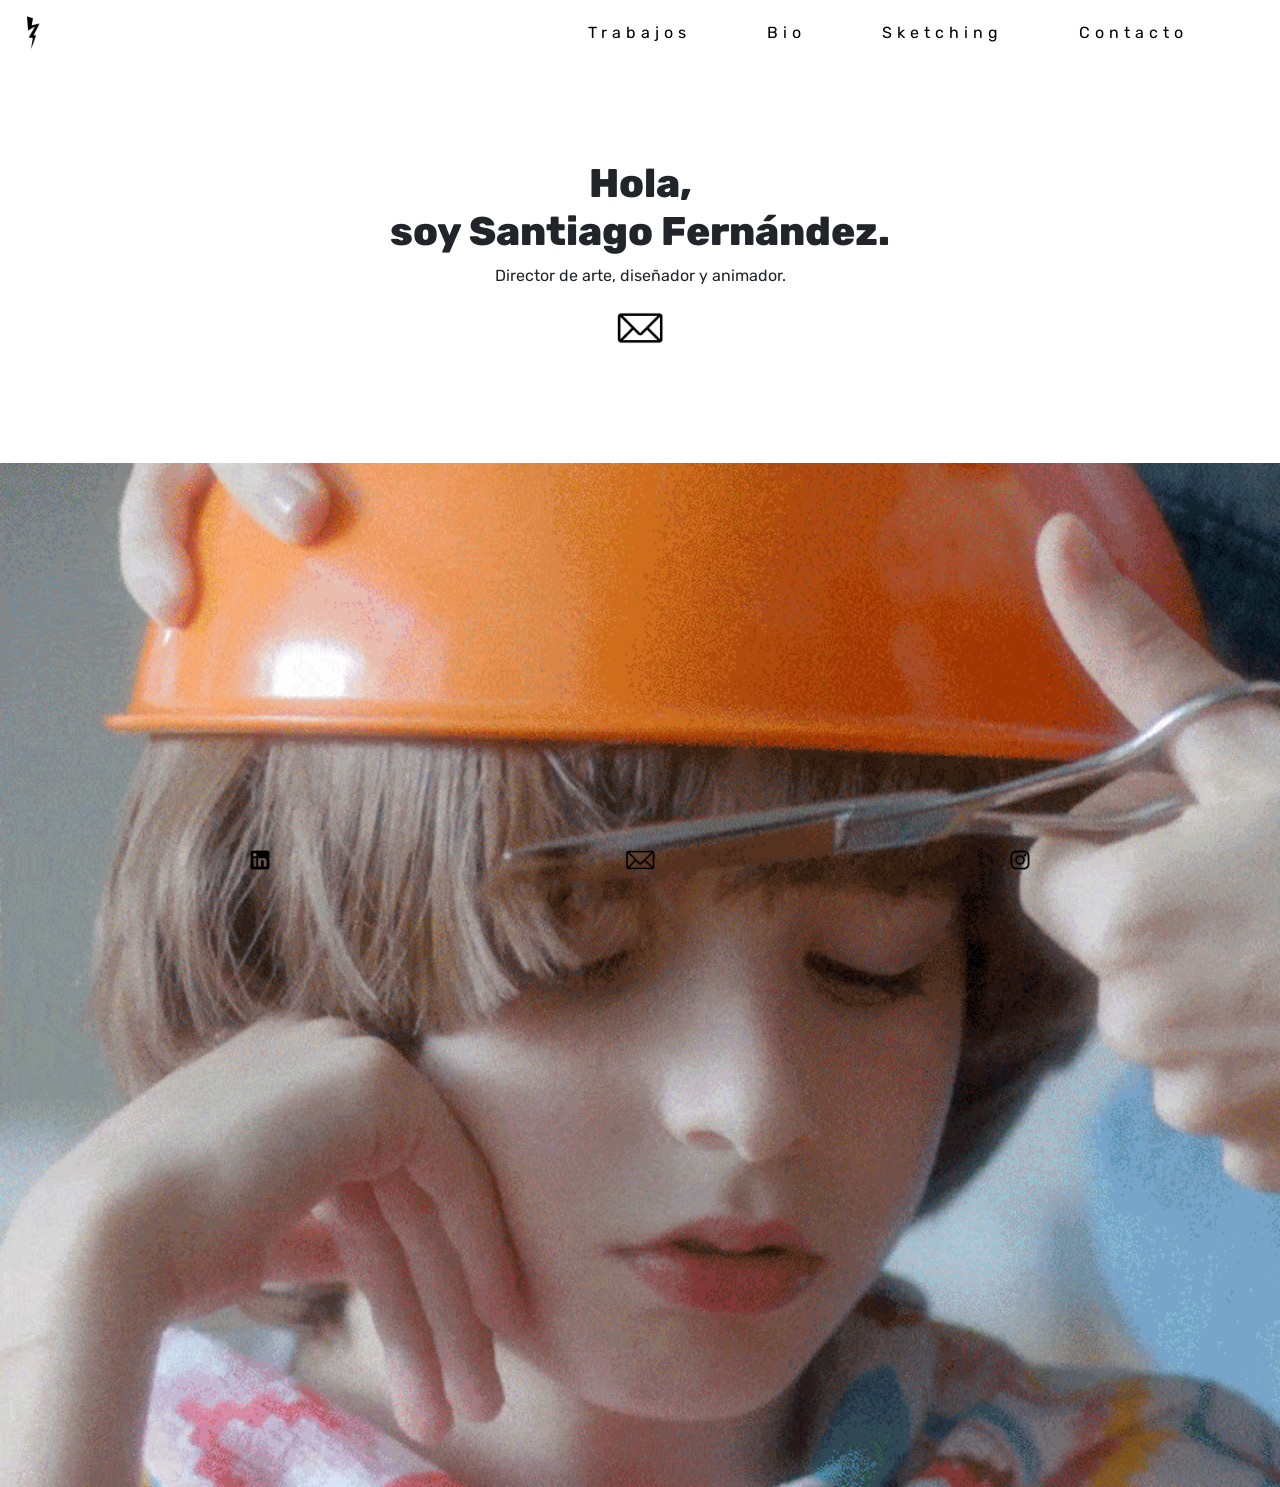
<file: index.html>
<!-- doc y tipo -->
<!DOCTYPE html>
<!-- idioma -->
<html lang="en">

<!-- cabecera -->

<head>
  <meta charset="UTF-8" />
  <meta http-equiv="X-UA-Compatible" content="IE=edge" />
  <meta name="viewport" content="width=device-width, initial-scale=1.0" />
  <meta name="description" content="Santiago Fernández. Director de Arte.">
  <meta name="keywords" content="Dirección de Arte, Diseño Gráfico, Publicidad, Desarrollo Web, Trabajo">
  <title>Santiago Fernández | Home</title>
  <link rel="shortcut icon" href="img/favicon.ico" />
  <!-- estilo externo -->
  <link rel="stylesheet" href="css/style.css" />

  <!-- tipografias -->
  <!-- rubik -->
  <link rel="preconnect" href="https://fonts.googleapis.com">
  <link rel="preconnect" href="https://fonts.gstatic.com" crossorigin>
  <link href="https://fonts.googleapis.com/css2?family=Rubik:wght@300&display=swap" rel="stylesheet">

  <link rel="preconnect" href="https://fonts.googleapis.com">
  <link rel="preconnect" href="https://fonts.gstatic.com" crossorigin>
  <link href="https://fonts.googleapis.com/css2?family=Rubik:wght@800&display=swap" rel="stylesheet" />

  <!-- roboto -->
  <link rel="preconnect" href="https://fonts.googleapis.com" />
  <link rel="preconnect" href="https://fonts.gstatic.com" crossorigin />
  <link href="https://fonts.googleapis.com/css2?family=Roboto:wght@900&display=swap" rel="stylesheet" />

  <link rel="preconnect" href="https://fonts.googleapis.com" />
  <link rel="preconnect" href="https://fonts.gstatic.com" crossorigin />
  <link href="https://fonts.googleapis.com/css2?family=Roboto:wght@300&display=swap" rel="stylesheet" />

  <!-- css bootstrap -->
  <link href="https://cdn.jsdelivr.net/npm/bootstrap@5.3.0-alpha1/dist/css/bootstrap.min.css" rel="stylesheet"
    integrity="sha384-GLhlTQ8iRABdZLl6O3oVMWSktQOp6b7In1Zl3/Jr59b6EGGoI1aFkw7cmDA6j6gD" crossorigin="anonymous" />
</head>



<!-- cuerpo -->

<body>

  <!-- NavBar de bootstrap -->
  <nav class="navbar fixed-top navbar-expand-lg bg-body-tertiary">
    <div class="container-fluid">
      <a class="navbar-brand" href="index.html"><img src="img/logo_home.png" alt="logo rayito"></a>
      <button class="navbar-toggler" type="button" data-bs-toggle="collapse" data-bs-target="#navbarNav"
        aria-controls="navbarNav" aria-expanded="false" aria-label="Toggle navigation">
        <span class="navbar-toggler-icon"></span>
      </button>

      <!-- modificacion -->
      <div class="container">
        <div class="row float-end">
          <div class="row">
            <div class="collapse navbar-collapse" id="navbarNav">
              <ul class="navbar-nav">
                <li class="nav-item">
                  <a class="nav-link text-center" href="pages/trabajos.html">Trabajos</a>
                </li>
                <li class="nav-item">
                  <a class="nav-link text-center" href="pages/bio.html">Bio</a>
                </li>
                <li class="nav-item">
                  <a class="nav-link text-center" href="pages/sketching.html">Sketching</a>
                </li>
                <li class="nav-item">
                  <a class="nav-link text-center" href="pages/contacto.html">Contacto</a>
                </li>
              </ul>
            </div>
          </div>
        </div>
      </div>
    </div>
  </nav>
  <!-- Fin NavBar de bootstrap -->



  <!-- Portada Home -->
  <div class="container portada">
    <div class="row d-flex justify-content-center">
      <div class="col-sm-12 col-lg-6 portada__bloqueTexto">


        <!-- Titulo y parafo presentacion -->
        <h1 class="text-center portada__h1">
          Hola, <br />
          soy Santiago Fernández.
        </h1>
        <p class="text-center portada__p">
          Director de arte, diseñador y animador.
        </p>

        <!-- icono mail presentacion -->
        <a class="d-flex justify-content-center" href="pages/contacto.html"><img class="portada__iconMail"
            src="img/img_home_mail.png" alt="logo mail"></a>

      </div>
    </div>
  </div>


  <!-- gif home -->
  <div class="col-sm-12 col-lg-12 col-xl-12 col-xxl-12">
    <img class="img-fluid gifPortada" src="img/gif_home_ani.gif" alt="gif" />
  </div>

  <!-- Fin Portada Home -->


  <!-- footer con logos de redes -->
  <div class="container text-center fixed-bottom footer">
    <div class="row justify-content-center">
      <div class="col-4">
        <a class="footer__in" href="https://www.linkedin.com/in/santiago-fern%C3%A1ndez-19b98869/"><img
            src="img/logo_in.png" alt="link contacto" /></a>
      </div>
      <div class="col-4">
        <a class="footer__mail" href="pages/contacto.html"><img src="img/img_home_mail.png" alt="link contacto" /></a>
      </div>
      <div class="col-4">
        <a class="footer__ig" href="https://www.instagram.com/rayito.rayito.rayito/"><img src="img/logo_ig.png"
            alt="logo linkedin" /></a>
      </div>
    </div>
    <div>
      <!-- Fin footer con logos de redes -->





      <!-- js bootstrap -->
      <script src="https://cdn.jsdelivr.net/npm/bootstrap@5.3.0-alpha1/dist/js/bootstrap.bundle.min.js"
        integrity="sha384-w76AqPfDkMBDXo30jS1Sgez6pr3x5MlQ1ZAGC+nuZB+EYdgRZgiwxhTBTkF7CXvN"
        crossorigin="anonymous"></script>
</body>

</html>
<!-- fin del sitio -->
</file>
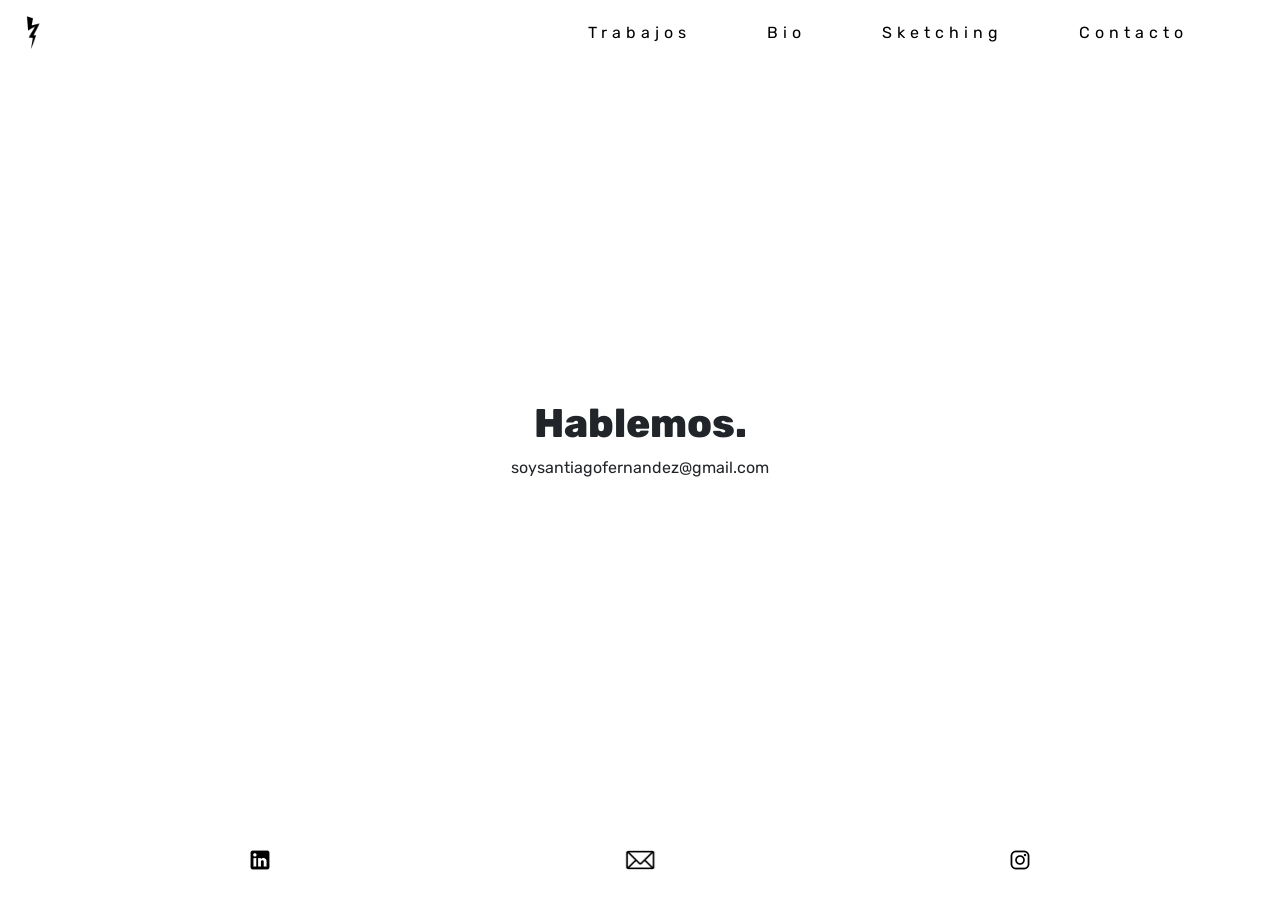
<file: pages/contacto.html>
<!DOCTYPE html>
<html lang="en">

<head>
  <meta charset="UTF-8" />
  <meta http-equiv="X-UA-Compatible" content="IE=edge" />
  <meta name="viewport" content="width=device-width, initial-scale=1.0" />
  <meta name="description" content="Santiago Fernández. Director de Arte. Direcciones de contacto.">
  <meta name="keywords" content="Dirección de Arte, Diseño Gráfico, Publicidad, Desarrollo Web, Trabajo, Contacto">
  <title>Santiago Fernández | Contacto</title>
  <link rel="shortcut icon" href="../img/favicon.ico" />
  <link rel="stylesheet" href="../css/style.css" />

  <!-- tipografias -->

  <!-- rubik -->
  <link rel="preconnect" href="https://fonts.googleapis.com">
  <link rel="preconnect" href="https://fonts.gstatic.com" crossorigin>
  <link href="https://fonts.googleapis.com/css2?family=Rubik:wght@300&display=swap" rel="stylesheet">

  <link rel="preconnect" href="https://fonts.googleapis.com">
  <link rel="preconnect" href="https://fonts.gstatic.com" crossorigin>
  <link href="https://fonts.googleapis.com/css2?family=Rubik:wght@800&display=swap" rel="stylesheet" />

  <!-- roboto -->
  <link rel="preconnect" href="https://fonts.googleapis.com" />
  <link rel="preconnect" href="https://fonts.gstatic.com" crossorigin />
  <link href="https://fonts.googleapis.com/css2?family=Roboto:wght@900&display=swap" rel="stylesheet" />

  <link rel="preconnect" href="https://fonts.googleapis.com" />
  <link rel="preconnect" href="https://fonts.gstatic.com" crossorigin />
  <link href="https://fonts.googleapis.com/css2?family=Roboto:wght@300&display=swap" rel="stylesheet" />

  <!-- css bootstrap -->
  <link href="https://cdn.jsdelivr.net/npm/bootstrap@5.3.0-alpha1/dist/css/bootstrap.min.css" rel="stylesheet"
    integrity="sha384-GLhlTQ8iRABdZLl6O3oVMWSktQOp6b7In1Zl3/Jr59b6EGGoI1aFkw7cmDA6j6gD" crossorigin="anonymous" />
</head>

<body>
  <!-- NavBar de bootstrap modificada -->
  <nav class="navbar fixed-top navbar-expand-lg bg-body-tertiary">
    <div class="container-fluid">
      <a class="navbar-brand" href="../index.html"><img src="../img/logo_home.png" alt="logo rayito"></a>
      <button class="navbar-toggler" type="button" data-bs-toggle="collapse" data-bs-target="#navbarNav"
        aria-controls="navbarNav" aria-expanded="false" aria-label="Toggle navigation">
        <span class="navbar-toggler-icon"></span>
      </button>
      <!-- modificacion -->
      <div class="container">
        <div class="row float-end">
          <div class="row">
            <div class="collapse navbar-collapse" id="navbarNav">
              <ul class="navbar-nav">
                <li class="nav-item">
                  <a class="nav-link text-center" href="trabajos.html">Trabajos</a>
                </li>
                <li class="nav-item">
                  <a class="nav-link text-center" href="bio.html">Bio</a>
                </li>
                <li class="nav-item">
                  <a class="nav-link text-center" href="sketching.html">Sketching</a>
                </li>
                <li class="nav-item">
                  <a class="nav-link active" aria-current="page" href="#">Contacto</a>
                </li>
              </ul>
            </div>
          </div>
        </div>
      </div>
    </div>
  </nav>



  <!-- informacion de contacto -->
  <div class="container contacto">

    <div class="row d-flex justify-content-center">
      <div class="col-sm-12 col-lg-6 contacto__texto">


        <!-- Titulo y parafo presentacion -->
        <h1 class="text-center portada__h1">
          Hablemos.
        </h1>
        <p class="text-center portada__p">
          soysantiagofernandez@gmail.com
        </p>
    
        
      </div>
    </div>
  </div>




    <!-- fin pagina contacto -->
  
  
  
  
  


      <!-- footer con logos de redes -->
      <div class="container text-center fixed-bottom">

        <div class="row justify-content-center">
          <div class="col-4">
            <a class="footer__in" href="https://www.linkedin.com/in/santiago-fern%C3%A1ndez-19b98869/"><img
                src="../img/logo_in.png" alt="link contacto" /></a>
          </div>
          <div class="col-4">
            <a class="footer__mail" href="pages/contacto.html"><img src="../img/img_home_mail.png"
                alt="link contacto" /></a>
          </div>
          <div class="col-4">
            <a class="footer__ig" href="https://www.instagram.com/rayito.rayito.rayito/"><img src="../img/logo_ig.png"
                alt="logo linkedin" /></a>
          </div>
        </div>

      <div>
          <!-- Fin footer con logos de redes -->


  <!-- js bootstrap -->
  <script src="https://cdn.jsdelivr.net/npm/bootstrap@5.3.0-alpha1/dist/js/bootstrap.bundle.min.js"
    integrity="sha384-w76AqPfDkMBDXo30jS1Sgez6pr3x5MlQ1ZAGC+nuZB+EYdgRZgiwxhTBTkF7CXvN"
    crossorigin="anonymous"></script>
</body>

</html>
</file>
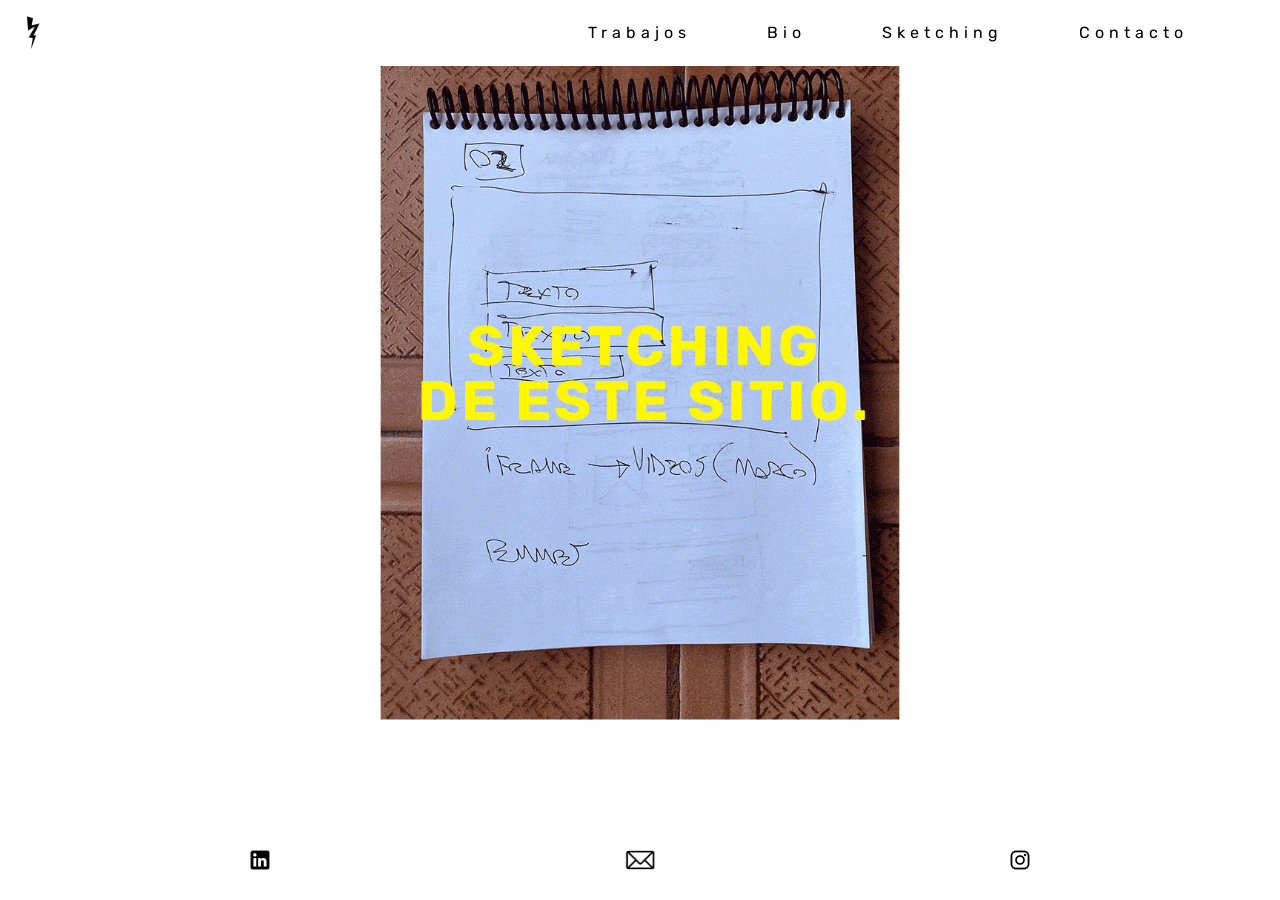
<file: pages/sketching.html>
<!DOCTYPE html>
<html lang="en">

<head>
  <meta charset="UTF-8" />
  <meta http-equiv="X-UA-Compatible" content="IE=edge" />
  <meta name="viewport" content="width=device-width, initial-scale=1.0" />
  <meta name="description"
    content="Santiago Fernández. Director de Arte. Sketching a mano del boceto de este sitio web.">
  <meta name="keywords"
    content="Dirección de Arte, Diseño Gráfico, Publicidad, Desarrollo Web, Trabajo, Sketching, Wireframe">
  <title>Santiago Fernández | Sketching</title>
  <link rel="shortcut icon" href="../img/favicon.ico" />
  <link rel="stylesheet" href="../css/style.css" />

  <!-- tipografias -->

  <!-- rubik -->
  <link rel="preconnect" href="https://fonts.googleapis.com">
  <link rel="preconnect" href="https://fonts.gstatic.com" crossorigin>
  <link href="https://fonts.googleapis.com/css2?family=Rubik:wght@300&display=swap" rel="stylesheet">

  <link rel="preconnect" href="https://fonts.googleapis.com">
  <link rel="preconnect" href="https://fonts.gstatic.com" crossorigin>
  <link href="https://fonts.googleapis.com/css2?family=Rubik:wght@800&display=swap" rel="stylesheet" />

  <!-- roboto -->
  <link rel="preconnect" href="https://fonts.googleapis.com" />
  <link rel="preconnect" href="https://fonts.gstatic.com" crossorigin />
  <link href="https://fonts.googleapis.com/css2?family=Roboto:wght@900&display=swap" rel="stylesheet" />

  <link rel="preconnect" href="https://fonts.googleapis.com" />
  <link rel="preconnect" href="https://fonts.gstatic.com" crossorigin />
  <link href="https://fonts.googleapis.com/css2?family=Roboto:wght@300&display=swap" rel="stylesheet" />
  <!-- css bootstrap -->
  <link href="https://cdn.jsdelivr.net/npm/bootstrap@5.3.0-alpha1/dist/css/bootstrap.min.css" rel="stylesheet"
    integrity="sha384-GLhlTQ8iRABdZLl6O3oVMWSktQOp6b7In1Zl3/Jr59b6EGGoI1aFkw7cmDA6j6gD" crossorigin="anonymous" />
</head>

<body>
  <!-- NavBar de bootstrap modificada -->
  <nav class="navbar fixed-top navbar-expand-lg bg-body-tertiary">
    <div class="container-fluid">
      <a class="navbar-brand" href="../index.html"><img src="../img/logo_home.png" alt="logo rayito"></a>
      <button class="navbar-toggler" type="button" data-bs-toggle="collapse" data-bs-target="#navbarNav"
        aria-controls="navbarNav" aria-expanded="false" aria-label="Toggle navigation">
        <span class="navbar-toggler-icon"></span>
      </button>
      <!-- modificacion -->
      <div class="container">
        <div class="row float-end">
          <div class="row">
            <div class="collapse navbar-collapse" id="navbarNav">
              <ul class="navbar-nav">
                <li class="nav-item">
                  <a class="nav-link text-center" href="trabajos.html">Trabajos</a>
                </li>
                <li class="nav-item">
                  <a class="nav-link text-center" href="bio.html">Bio</a>
                </li>
                <li class="nav-item">
                  <a class="nav-link active" aria-current="page" href="#">Sketching</a>
                </li>
                <li class="nav-item">
                  <a class="nav-link text-center" href="contacto.html">Contacto</a>
                </li>
              </ul>
            </div>
          </div>
        </div>
      </div>
    </div>
  </nav>

  <!-- galeria gif sketching del sitio -->

  <div class="container text-center">
    <div class="row justify-content-center">
      <div class="col-12 col-sm-6 col-lg-6 col-xl-6">
        <img class="img-fluid sketch" src="../img/pag_sketching/img_sketching_gif.gif" alt="sketching">
      </div>
      <div>
  <div>


      <!-- footer con logos de redes -->
      <div class="container text-center fixed-bottom">
        <div class="row justify-content-center">
          <div class="col-4">
            <a class="footer__in" href="https://www.linkedin.com/in/santiago-fern%C3%A1ndez-19b98869/"><img
                src="../img/logo_in.png" alt="link contacto" /></a>
          </div>
          <div class="col-4">
            <a class="footer__mail" href="pages/contacto.html"><img src="../img/img_home_mail.png"
                alt="link contacto" /></a>
          </div>
          <div class="col-4">
            <a class="footer__ig" href="https://www.instagram.com/rayito.rayito.rayito/"><img src="../img/logo_ig.png"
                alt="logo linkedin" /></a>
          </div>
        </div>
        <div>
          <!-- Fin footer con logos de redes -->


          <!-- js bootstrap -->
          <script src="https://cdn.jsdelivr.net/npm/bootstrap@5.3.0-alpha1/dist/js/bootstrap.bundle.min.js"
            integrity="sha384-w76AqPfDkMBDXo30jS1Sgez6pr3x5MlQ1ZAGC+nuZB+EYdgRZgiwxhTBTkF7CXvN"
            crossorigin="anonymous"></script>
</body>

</html>
</file>
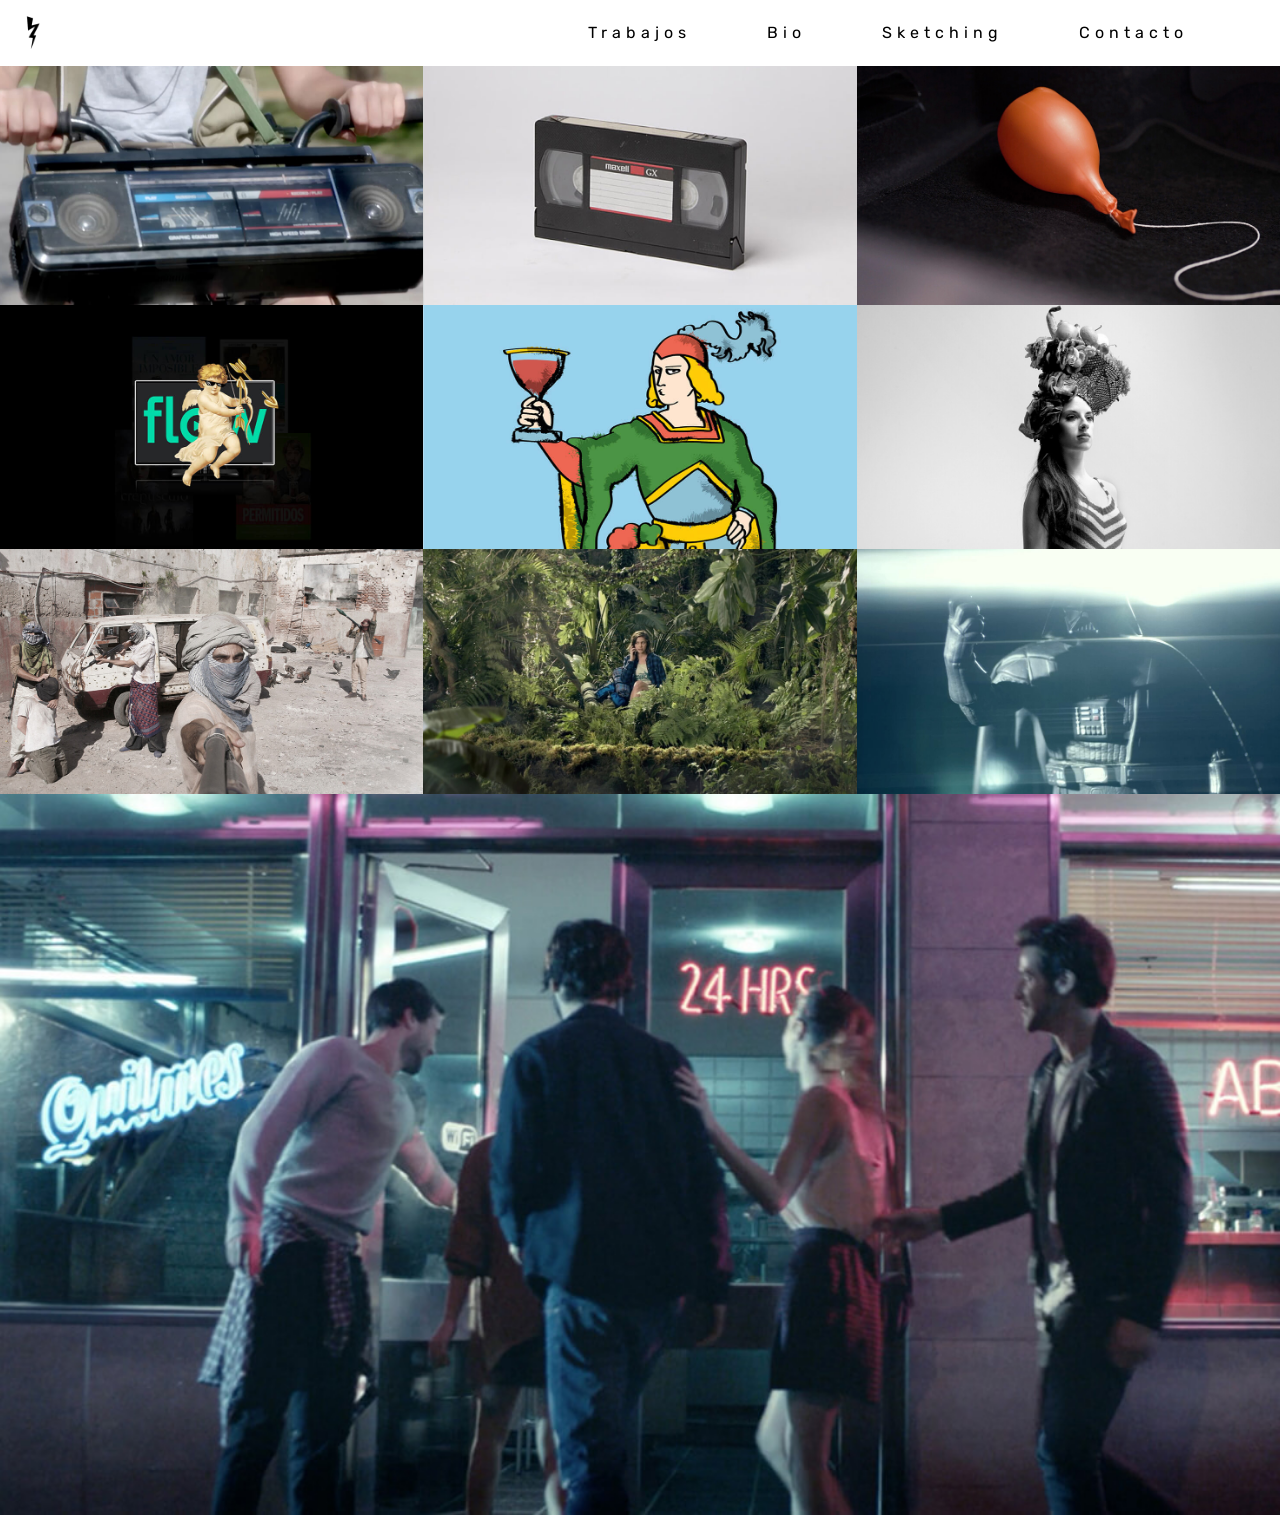
<file: pages/trabajos.html>
<!DOCTYPE html>
<html lang="en">

<head>
  <meta charset="UTF-8" />
  <meta http-equiv="X-UA-Compatible" content="IE=edge" />
  <meta name="viewport" content="width=device-width, initial-scale=1.0" />
  <meta name="description" content="Santiago Fernández. Trabajos como Director de Arte y Diseñador.">
  <meta name="keywords"
    content="Dirección de Arte, Diseño Gráfico, Publicidad, Desarrollo Web, Trabajo, Marcas, Quilmes, Revista G7, Chocolinas, Shell, Converse, Flow, Movistar">
  <title>Santiago Fernández | Trabajos</title>
  <link rel="shortcut icon" href="../img/favicon.ico" />
  <link rel="stylesheet" href="../css/style.css" />

  <!-- tipografias -->

  <!-- rubik -->
  <link rel="preconnect" href="https://fonts.googleapis.com">
  <link rel="preconnect" href="https://fonts.gstatic.com" crossorigin>
  <link href="https://fonts.googleapis.com/css2?family=Rubik:wght@300&display=swap" rel="stylesheet">

  <link rel="preconnect" href="https://fonts.googleapis.com">
  <link rel="preconnect" href="https://fonts.gstatic.com" crossorigin>
  <link href="https://fonts.googleapis.com/css2?family=Rubik:wght@800&display=swap" rel="stylesheet" />

  <!-- roboto -->
  <link rel="preconnect" href="https://fonts.googleapis.com" />
  <link rel="preconnect" href="https://fonts.gstatic.com" crossorigin />
  <link href="https://fonts.googleapis.com/css2?family=Roboto:wght@900&display=swap" rel="stylesheet" />

  <link rel="preconnect" href="https://fonts.googleapis.com" />
  <link rel="preconnect" href="https://fonts.gstatic.com" crossorigin />
  <link href="https://fonts.googleapis.com/css2?family=Roboto:wght@300&display=swap" rel="stylesheet" />

  <!-- css bootstrap -->
  <link href="https://cdn.jsdelivr.net/npm/bootstrap@5.3.0-alpha1/dist/css/bootstrap.min.css" rel="stylesheet"
    integrity="sha384-GLhlTQ8iRABdZLl6O3oVMWSktQOp6b7In1Zl3/Jr59b6EGGoI1aFkw7cmDA6j6gD" crossorigin="anonymous" />
</head>




<!-- NavBar de bootstrap modificada -->
<nav class="navbar fixed-top navbar-expand-lg bg-body-tertiary">
  <div class="container-fluid">
    <a class="navbar-brand" href="../index.html"><img src="../img/logo_home.png" alt="logo rayito"></a>
    <button class="navbar-toggler" type="button" data-bs-toggle="collapse" data-bs-target="#navbarNav"
      aria-controls="navbarNav" aria-expanded="false" aria-label="Toggle navigation">
      <span class="navbar-toggler-icon"></span>
    </button>



    <!-- modificacion -->
    <div class="container">
      <div class="row float-end">
        <div class="row">
          <div class="collapse navbar-collapse" id="navbarNav">
            <ul class="navbar-nav">
              <li class="nav-item">
                <a class="nav-link active" aria-current="page" href="#">Trabajos</a>
              </li>
              <li class="nav-item">
                <a class="nav-link text-center" href="bio.html">Bio</a>
              </li>
              <li class="nav-item">
                <a class="nav-link text-center" href="sketching.html">Sketching</a>
              </li>
              <li class="nav-item">
                <a class="nav-link text-center" href="contacto.html">Contacto</a>
              </li>
            </ul>
          </div>
        </div>
      </div>
    </div>
  </div>
</nav>




<!-- galeria de trabajo -->
<div class="container__trabajos">

  <div class="row primerFila">

    <div class="col-lg-4 col-xl-4">
      <a href="https://youtu.be/hsNvii3c9PU"><img class="img-fluid"
          src="../img/pag_trabajos/pagina_trabajos_chocolinas.jpg" alt="Chocolinas">
      </a>
    </div>

    <div class="col-lg-4 col-xl-4">
      <a href="../img/pag_trabajos/trabajos/int_g7.jpg"><img class="img-fluid"
          src="../img/pag_trabajos/pagina_trabajos_g7.jpg" alt="Revistag7">
      </a>
    </div>


    <div class="col-lg-4 col-xl-4">
      <a href="https://youtu.be/L0XcnnAsndc"> <img class="img-fluid" src="../img/pag_trabajos/pagina_trabajos_shell.jpg"
          alt="Shell">
    </div>
    </a>
  </div>

  <div class="row">

    <div class="col-lg-4 col-xl-4">
      <a href="../img/pag_trabajos/trabajos/int_flow.jpg"><img class="img-fluid"
          src="../img/pag_trabajos/pagina_trabajos_flow.jpg" alt="Flow">
      </a>
    </div>

    <div class="col-lg-4 col-xl-4">
      <a href="../img/pag_trabajos/trabajos/int_piccadely.jpg"><img class="img-fluid"
          src="../img/pag_trabajos/pagina_trabajos_piccadely.jpg" alt="Piccadely">
      </a>
    </div>

    <div class="col-lg-4 col-xl-4">
      <a href="../img/pag_trabajos/trabajos/int_converse.jpg"><img class="img-fluid"
          src="../img/pag_trabajos/pagina_trabajos_converse.jpg" alt="Converse">
      </a>
    </div>

  </div>

  <div class="row">

    <div class="col-lg-4 col-xl-4">
      <a href="../img/pag_trabajos/trabajos/int_amnesty.jpg"><img class="img-fluid"
          src="../img/pag_trabajos/pagina_trabajos_amnesty.jpg" alt="Amnesty">
      </a>
    </div>

    <div class="col-lg-4 col-xl-4">
      <a
        href="https://www.youtube.com/watch?v=lwCoQO1dKCo&list=PL_5SpWPuXdS_3BWIKz2xBK_AgUTH7iUlY&ab_channel=SantiagoFern%C3%A1ndezo">
        <img class="img-fluid" src="../img/pag_trabajos/pagina_trabajos_movistar.jpg" alt="Movistar">
      </a>
    </div>

    <div class="col-lg-4 col-xl-4">
      <a href="https://youtu.be/W1mMwOF68z0"><img class="img-fluid"
          src="../img/pag_trabajos/pagina_trabajos_publicidar.jpg" alt="Publicidar">
      </a>
    </div>
  </div>

  <div class="row">
    <div class="col-lg-12 col-xl-12">
      <a href="https://youtu.be/PE0e1zjYOH0"><img class="img-fluid quilmes"
          src="../img/pag_trabajos/pagina_trabajos_quilmes.jpg" alt="Quilmes">
      </a>
    </div>
  </div>

</div>
<!-- fin galeria de trabajos -->




<!-- js bootstrap -->
<script src="https://cdn.jsdelivr.net/npm/bootstrap@5.3.0-alpha1/dist/js/bootstrap.bundle.min.js"
  integrity="sha384-w76AqPfDkMBDXo30jS1Sgez6pr3x5MlQ1ZAGC+nuZB+EYdgRZgiwxhTBTkF7CXvN" crossorigin="anonymous"></script>
</body>

</html>
</file>
<file: css/style.css>
@import url(https://fonts.googleapis.com/css2?family=Rubik:wght@300;800&display=swap);
div .col-lg-4.col-xl-4 {
  padding: 0;
  transition: all .1s ease-out;
  transform-origin: center center; }

div .quilmes {
  width: 100vw;
  height: auto;
  transition: all .1s ease-out; }

.container__trabajos div:hover {
  transform: scale(1.015);
  transition: all .1s ease-in; }

.primerFila {
  padding: 60px 0px 0px 0px; }

.fotoBio {
  margin: 0;
  padding: 60px 0px 0px 0px;
  width: 100%;
  object-fit: contain; }

.tipoBio {
  font-family: "Rubik", sans-serif; }
  .tipoBio .text-center {
    padding: 40px 50px 100px 50px;
    margin: 10px; }

.sketch {
  scale: 95%;
  padding: 10px 0px 0px 0px;
  object-fit: contain; }

.contacto {
  font-family: "Rubik", sans-serif; }
  .contacto p {
    margin: 0; }
  .contacto__texto {
    padding: 400px 10px 360px 10px; }
  .contacto h1 {
    font-weight: 800; }

.btnUno:hover {
  transform: scale(1.05);
  transition: all .15s ease-in; }

.btnDos:hover {
  transform: scale(1.05);
  transition: all .15s ease-in; }

.navbar-expand-lg.bg-body-tertiary {
  background-color: white !important; }

.navbar-brand img {
  margin: 0px;
  width: 40px;
  height: auto; }

.navbar-collapse a {
  font-family: "Rubik", sans-serif;
  color: black;
  margin: 0 30px;
  letter-spacing: 5px; }
  .navbar-collapse a:hover {
    scale: 105%; }

.portada {
  font-family: "Rubik", sans-serif; }
  .portada p {
    margin: 0; }
  .portada__bloqueTexto {
    padding: 160px 10px 0 10px; }
  .portada__h1 {
    font-weight: 800; }
  .portada__iconMail {
    margin: 0px 0px 95px 0px;
    scale: 40%;
    transition: all .4s ease-out;
    transform-origin: center center; }

.portada__iconMail:hover {
  transform: scale(1.25);
  transition: all .15s ease-in; }

.gifPortada {
  margin: 0;
  padding: 0;
  width: 100%;
  object-fit: contain; }

.footer a {
  margin: 0px;
  padding: 0px; }

.footer__mail img {
  scale: 25%; }

.footer__in img {
  scale: 25%; }

.footer__ig img {
  scale: 25%; }
</file>
